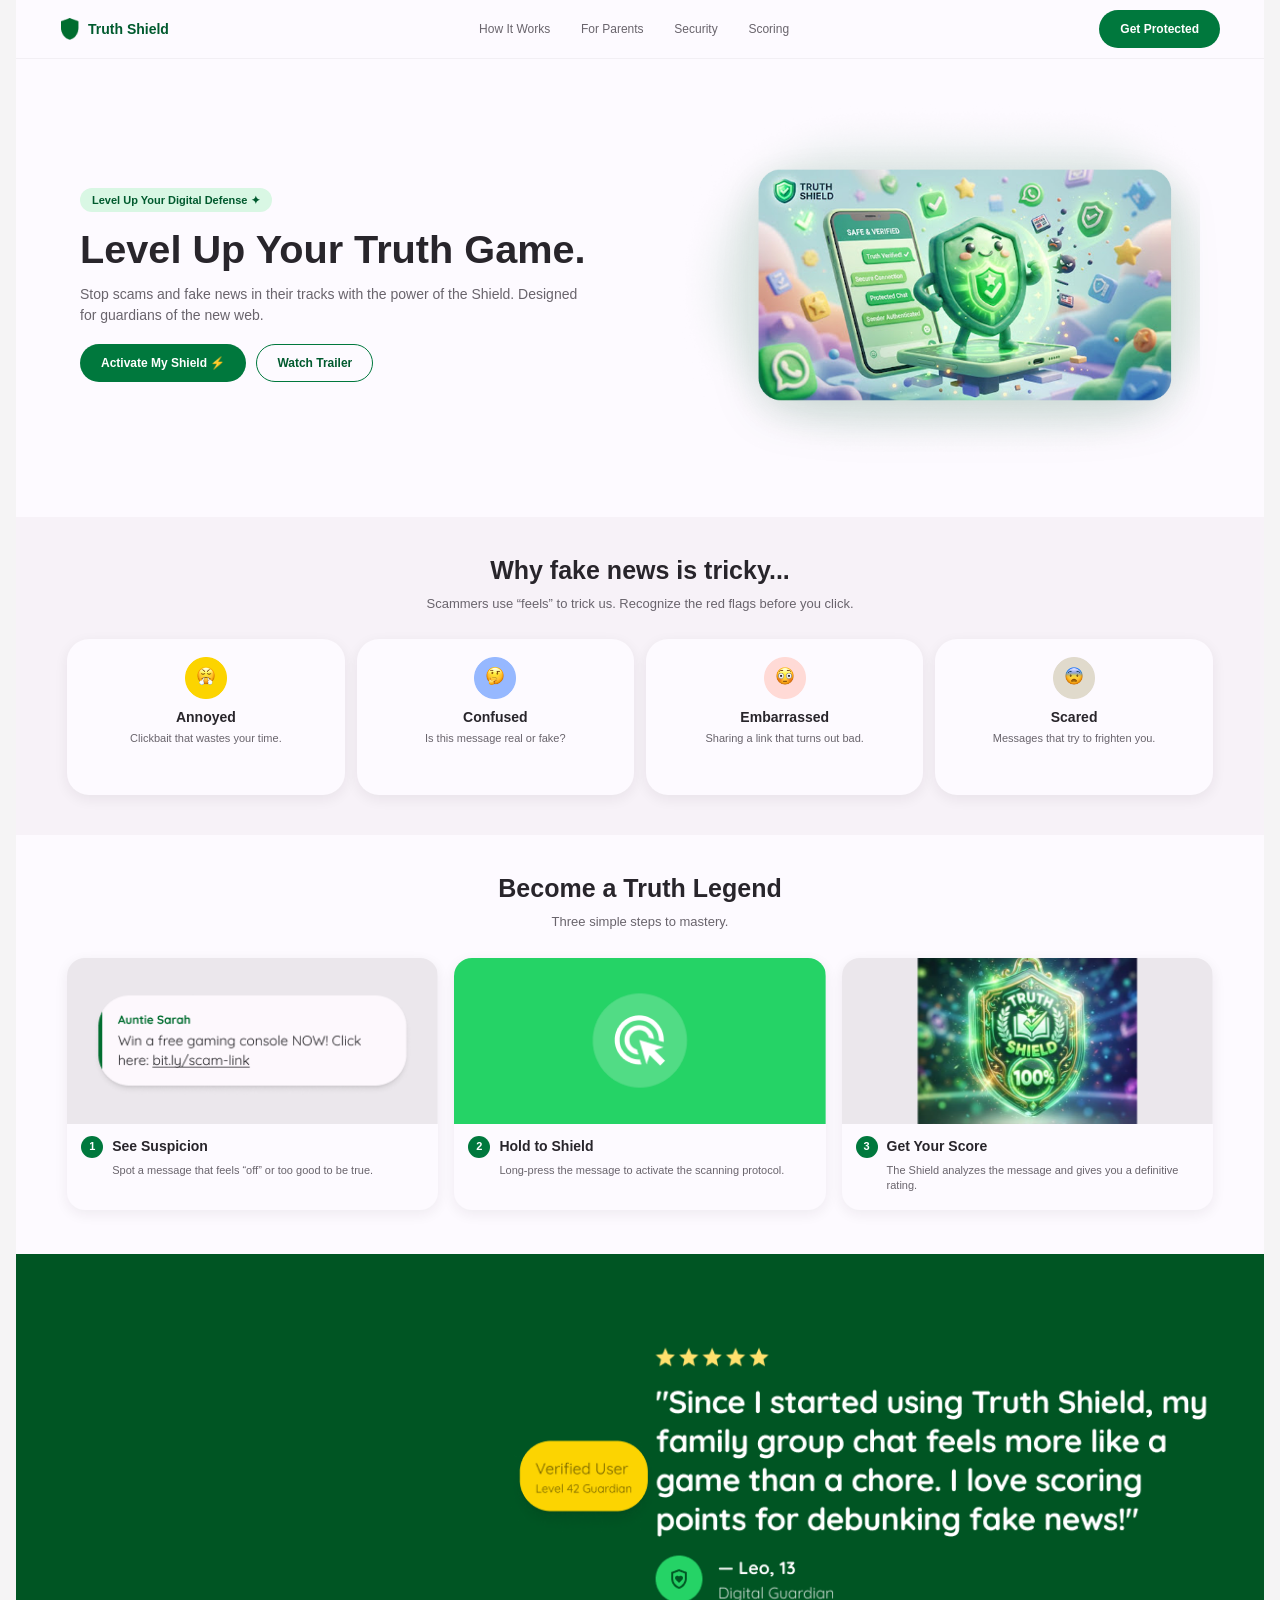
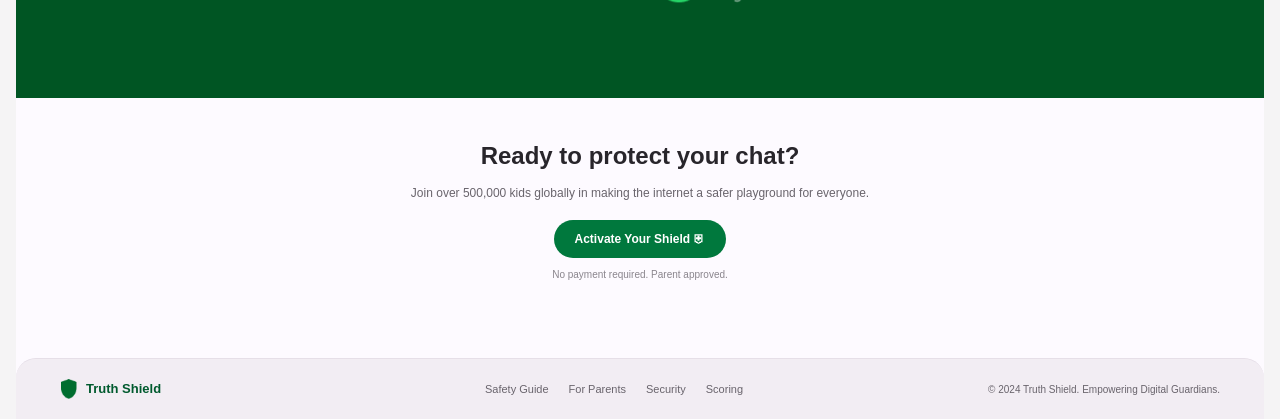
<file: index.html>
<!DOCTYPE html>
<html lang="en">
<head>
    <meta charset="UTF-8">
    <meta name="viewport" content="width=device-width, initial-scale=1.0">
    <meta name="theme-color" content="#fdfaff">
    <title>Truth Shield | Level Up Your Truth Game</title>
    <link rel="icon" href="Images/sheild.png" type="image/png">
    <link rel="stylesheet" href="style.css?v=3">
</head>
<body>
    <div class="site-page">
        <header class="site-header">
            <nav class="navbar" aria-label="Main navigation">
                <a class="nav-brand" href="index.html">
                    <img src="Images/sheild.png" alt="">
                    <span>Truth Shield</span>
                </a>
                <div class="nav-links">
                    <a href="how-it-works.html">How It Works</a>
                    <a href="parent.html">For Parents</a>
                    <a href="profile.html">Security</a>
                    <a href="scoring.html">Scoring</a>
                </div>
                <a class="button button--primary" href="#activate">Get Protected</a>
            </nav>
        </header>

        <main class="page-main">
            <section class="hero-section" aria-labelledby="hero-title">
                <div class="hero-content">
                    <p class="badge-green">Level Up Your Digital Defense ✦</p>
                    <h1 class="hero-title" id="hero-title">Level Up Your Truth Game.</h1>
                    <p class="hero-description">Stop scams and fake news in their tracks with the power of the Shield. Designed for guardians of the new web.</p>
                    <div class="hero-buttons">
                        <a class="button button--primary" href="#activate">Activate My Shield ⚡</a>
                        <a class="button button--outline" href="how-it-works.html">Watch Trailer</a>
                    </div>
                </div>
                <div class="hero-image">
                    <img src="Images/sheild-mascot-two.png" alt="A friendly green Truth Shield mascot standing beside a protected chat on a phone">
                </div>
            </section>

            <section class="feels-section" aria-labelledby="feels-title">
                <h2 class="section-title" id="feels-title">Why fake news is tricky...</h2>
                <p class="section-subtitle">Scammers use “feels” to trick us. Recognize the red flags before you click.</p>
                <div class="feel-cards">
                    <article class="feel-card">
                        <img src="Images/annoyed.png" alt="">
                        <h3 class="card-title">Annoyed</h3>
                        <p class="card-text">Clickbait that wastes your time.</p>
                    </article>
                    <article class="feel-card">
                        <img src="Images/confused.png" alt="">
                        <h3 class="card-title">Confused</h3>
                        <p class="card-text">Is this message real or fake?</p>
                    </article>
                    <article class="feel-card">
                        <img src="Images/embarrased.png" alt="">
                        <h3 class="card-title">Embarrassed</h3>
                        <p class="card-text">Sharing a link that turns out bad.</p>
                    </article>
                    <article class="feel-card">
                        <img src="Images/scared.png" alt="">
                        <h3 class="card-title">Scared</h3>
                        <p class="card-text">Messages that try to frighten you.</p>
                    </article>
                </div>
            </section>

            <section class="instruction-section" aria-labelledby="steps-title">
                <h2 class="section-title" id="steps-title">Become a Truth Legend</h2>
                <p class="section-subtitle">Three simple steps to mastery.</p>
                <div class="steps-container">
                    <article class="step-card">
                        <img src="Images/notification.png" alt="Example of a suspicious message promising a free gaming console">
                        <div class="step-card__content">
                            <h3 class="step-card__title"><span class="step-number">1</span>See Suspicion</h3>
                            <p class="step-text">Spot a message that feels “off” or too good to be true.</p>
                        </div>
                    </article>
                    <article class="step-card">
                        <img src="Images/click.png" alt="Graphic representing holding a message to activate a shield scan">
                        <div class="step-card__content">
                            <h3 class="step-card__title"><span class="step-number">2</span>Hold to Shield</h3>
                            <p class="step-text">Long-press the message to activate the scanning protocol.</p>
                        </div>
                    </article>
                    <article class="step-card">
                        <img src="Images/ai-sheild.png" alt="Truth Shield score showing a verified safe result">
                        <div class="step-card__content">
                            <h3 class="step-card__title"><span class="step-number">3</span>Get Your Score</h3>
                            <p class="step-text">The Shield analyzes the message and gives you a definitive rating.</p>
                        </div>
                    </article>
                </div>
            </section>

            <section class="social-section" aria-label="Truth Shield testimonial">
                <img src="Images/social-proof.png" alt="Five-star review from Leo, age 13: Since I started using Truth Shield, my family group chat feels more like a game than a chore. I love scoring points for debunking fake news!">
            </section>

            <section class="join-section" id="activate" aria-labelledby="join-title">
                <h2 class="join-title" id="join-title">Ready to protect your chat?</h2>
                <p class="join-description">Join over 500,000 kids globally in making the internet a safer playground for everyone.</p>
                <a class="button button--primary" href="parent.html">Activate Your Shield ⛨</a>
                <p class="join-disclaimer">No payment required. Parent approved.</p>
            </section>
        </main>

        <footer class="footer-section" id="site-footer">
            <div class="footer-brand">
                <img src="Images/sheild.png" alt="">
                <span>Truth Shield</span>
            </div>
            <nav class="footer-links" aria-label="Footer navigation">
                <a href="how-it-works.html">Safety Guide</a>
                <a href="parent.html">For Parents</a>
                <a href="profile.html">Security</a>
                <a href="scoring.html">Scoring</a>
            </nav>
            <p class="copyright-text">© 2024 Truth Shield. Empowering Digital Guardians.</p>
        </footer>
    </div>
</body>
</html>
</file>
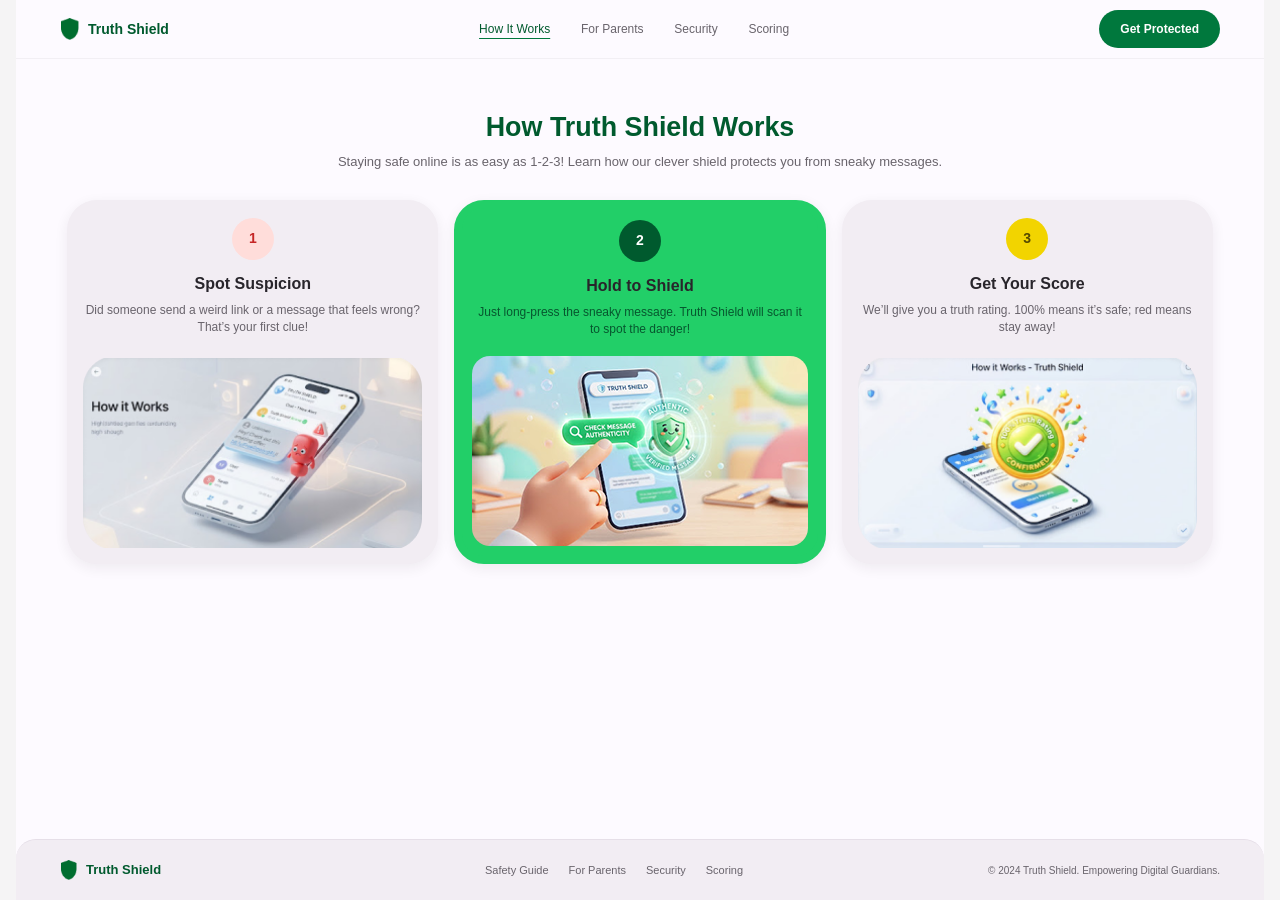
<file: how-it-works.html>
<!DOCTYPE html>
<html lang="en">
<head>
    <meta charset="UTF-8">
    <meta name="viewport" content="width=device-width, initial-scale=1.0">
    <meta name="theme-color" content="#fdfaff">
    <title>How It Works | Truth Shield</title>
    <link rel="icon" href="Images/sheild.png" type="image/png">
    <link rel="stylesheet" href="style.css?v=3">
</head>
<body>
    <div class="site-page">
        <header class="site-header">
            <nav class="navbar" aria-label="Main navigation">
                <a class="nav-brand" href="index.html">
                    <img src="Images/sheild.png" alt="">
                    <span>Truth Shield</span>
                </a>
                <div class="nav-links">
                    <a href="how-it-works.html" aria-current="page">How It Works</a>
                    <a href="parent.html">For Parents</a>
                    <a href="profile.html">Security</a>
                    <a href="scoring.html">Scoring</a>
                </div>
                <a class="button button--primary" href="index.html#activate">Get Protected</a>
            </nav>
        </header>

        <main class="page-main how-it-works-section">
            <div class="page-heading">
                <h1>How Truth Shield Works</h1>
                <p>Staying safe online is as easy as 1-2-3! Learn how our clever shield protects you from sneaky messages.</p>
            </div>
            <section class="how-steps" aria-label="Three steps to use Truth Shield">
                <article class="how-step">
                    <span class="how-step__number" aria-label="Step 1">1</span>
                    <h2>Spot Suspicion</h2>
                    <p>Did someone send a weird link or a message that feels wrong? That’s your first clue!</p>
                    <img src="Images/phone.png" alt="A phone displaying a suspicious message with a warning">
                </article>
                <article class="how-step how-step--featured">
                    <span class="how-step__number" aria-label="Step 2">2</span>
                    <h2>Hold to Shield</h2>
                    <p>Just long-press the sneaky message. Truth Shield will scan it to spot the danger!</p>
                    <img src="Images/phone-finger.png" alt="A finger holding a phone message to start an authenticity scan">
                </article>
                <article class="how-step">
                    <span class="how-step__number" aria-label="Step 3">3</span>
                    <h2>Get Your Score</h2>
                    <p>We’ll give you a truth rating. 100% means it’s safe; red means stay away!</p>
                    <img src="Images/phone-tick.png" alt="A phone displaying a confirmed safe message and score">
                </article>
            </section>
        </main>

        <footer class="footer-section" id="site-footer">
            <div class="footer-brand">
                <img src="Images/sheild.png" alt="">
                <span>Truth Shield</span>
            </div>
            <nav class="footer-links" aria-label="Footer navigation">
                <a href="how-it-works.html">Safety Guide</a>
                <a href="parent.html">For Parents</a>
                <a href="profile.html">Security</a>
                <a href="scoring.html">Scoring</a>
            </nav>
            <p class="copyright-text">© 2024 Truth Shield. Empowering Digital Guardians.</p>
        </footer>
    </div>
</body>
</html>
</file>
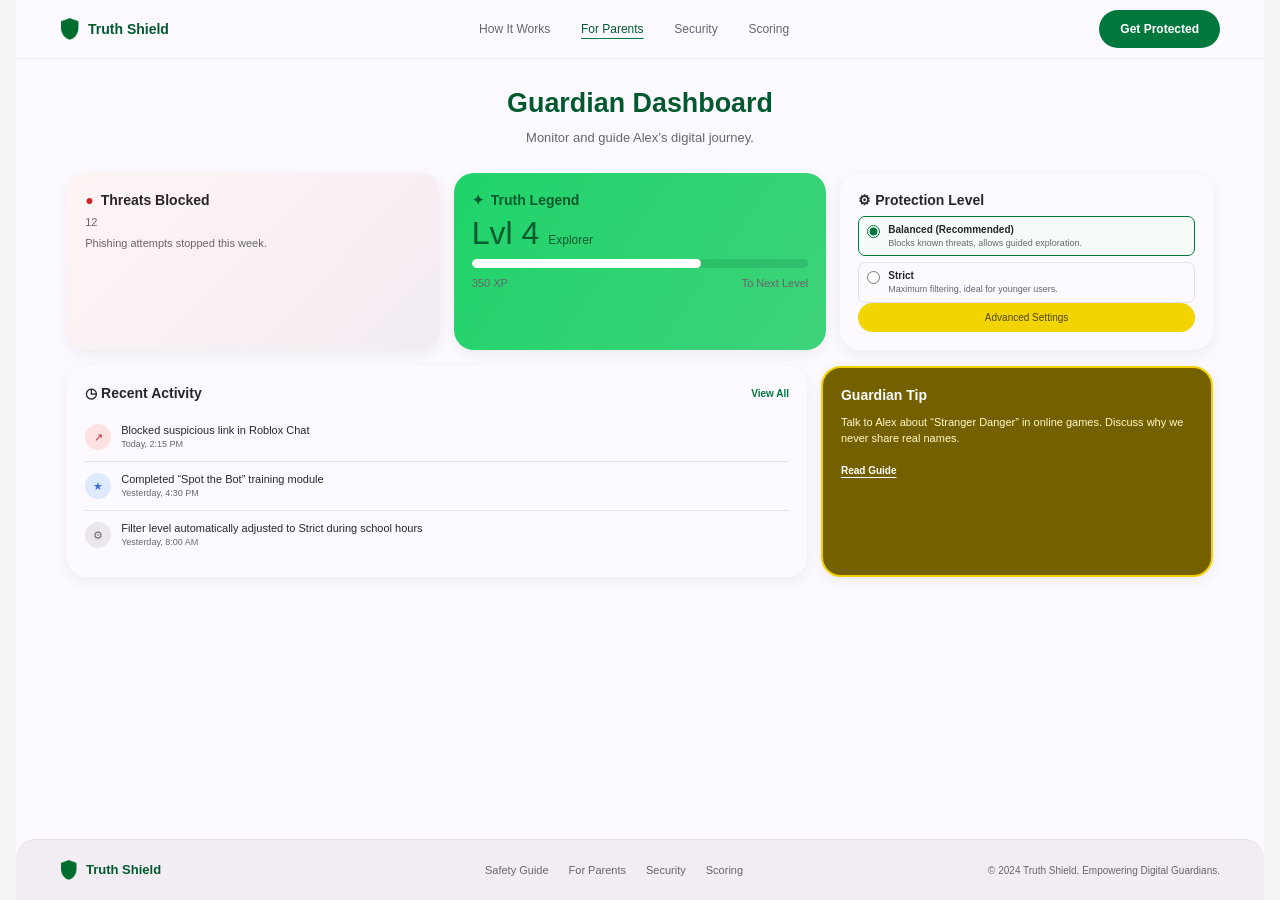
<file: parent.html>
<!DOCTYPE html>
<html lang="en">
<head>
    <meta charset="UTF-8">
    <meta name="viewport" content="width=device-width, initial-scale=1.0">
    <meta name="theme-color" content="#fdfaff">
    <title>For Parents | Truth Shield Guardian Dashboard</title>
    <link rel="icon" href="Images/sheild.png" type="image/png">
    <link rel="stylesheet" href="style.css?v=3">
</head>
<body>
    <div class="site-page">
        <header class="site-header">
            <nav class="navbar" aria-label="Main navigation">
                <a class="nav-brand" href="index.html">
                    <img src="Images/sheild.png" alt="">
                    <span>Truth Shield</span>
                </a>
                <div class="nav-links">
                    <a href="how-it-works.html">How It Works</a>
                    <a href="parent.html" aria-current="page">For Parents</a>
                    <a href="profile.html">Security</a>
                    <a href="scoring.html">Scoring</a>
                </div>
                <a class="button button--primary" href="index.html#activate">Get Protected</a>
            </nav>
        </header>

        <main class="page-main dashboard-main">
            <header class="page-heading">
                <h1>Guardian Dashboard</h1>
                <p>Monitor and guide Alex’s digital journey.</p>
            </header>

            <section class="dashboard-top-row" aria-label="Protection overview">
                <article class="dash-card threats-card">
                    <h2 class="metric-label"><span class="metric-symbol" aria-hidden="true">●</span>Threats Blocked</h2>
                    <p class="card-metric">12</p>
                    <p>Phishing attempts stopped this week.</p>
                </article>
                <article class="dash-card level-card">
                    <h2 class="metric-label"><span aria-hidden="true">✦</span>Truth Legend</h2>
                    <p class="card-metric">Lvl 4 <span>Explorer</span></p>
                    <span class="progress-track" role="img" aria-label="68 percent of the way to the next level"><span></span></span>
                    <p class="progress-caption"><span>350 XP</span><span>To Next Level</span></p>
                </article>
                <section class="dash-card protection-card" aria-labelledby="protection-title">
                    <h2 id="protection-title">⚙ Protection Level</h2>
                    <fieldset class="radio-group">
                        <legend class="sr-only">Choose a protection level</legend>
                        <label class="radio-option">
                            <input type="radio" name="protection-level" value="balanced" checked>
                            <span><strong>Balanced (Recommended)</strong><small>Blocks known threats, allows guided exploration.</small></span>
                        </label>
                        <label class="radio-option">
                            <input type="radio" name="protection-level" value="strict">
                            <span><strong>Strict</strong><small>Maximum filtering, ideal for younger users.</small></span>
                        </label>
                    </fieldset>
                    <a class="settings-link" href="scoring.html">Advanced Settings</a>
                </section>
            </section>

            <section class="dashboard-bottom-row" aria-label="Recent activity and guidance">
                <section class="dash-card activity-card" aria-labelledby="activity-title">
                    <div class="activity-card__heading">
                        <h2 id="activity-title">◷ Recent Activity</h2>
                        <a class="text-link" href="profile.html">View All</a>
                    </div>
                    <ul class="activity-list">
                        <li>
                            <span class="activity-icon" aria-hidden="true">↗</span>
                            <p>Blocked suspicious link in Roblox Chat<small>Today, 2:15 PM</small></p>
                        </li>
                        <li>
                            <span class="activity-icon activity-icon--blue" aria-hidden="true">★</span>
                            <p>Completed “Spot the Bot” training module<small>Yesterday, 4:30 PM</small></p>
                        </li>
                        <li>
                            <span class="activity-icon activity-icon--grey" aria-hidden="true">⚙</span>
                            <p>Filter level automatically adjusted to Strict during school hours<small>Yesterday, 8:00 AM</small></p>
                        </li>
                    </ul>
                </section>
                <aside class="dash-card tip-card">
                    <h2>Guardian Tip</h2>
                    <p>Talk to Alex about “Stranger Danger” in online games. Discuss why we never share real names.</p>
                    <a href="how-it-works.html">Read Guide</a>
                </aside>
            </section>
        </main>

        <footer class="footer-section" id="site-footer">
            <div class="footer-brand">
                <img src="Images/sheild.png" alt="">
                <span>Truth Shield</span>
            </div>
            <nav class="footer-links" aria-label="Footer navigation">
                <a href="how-it-works.html">Safety Guide</a>
                <a href="parent.html">For Parents</a>
                <a href="profile.html">Security</a>
                <a href="scoring.html">Scoring</a>
            </nav>
            <p class="copyright-text">© 2024 Truth Shield. Empowering Digital Guardians.</p>
        </footer>
    </div>
</body>
</html>
</file>
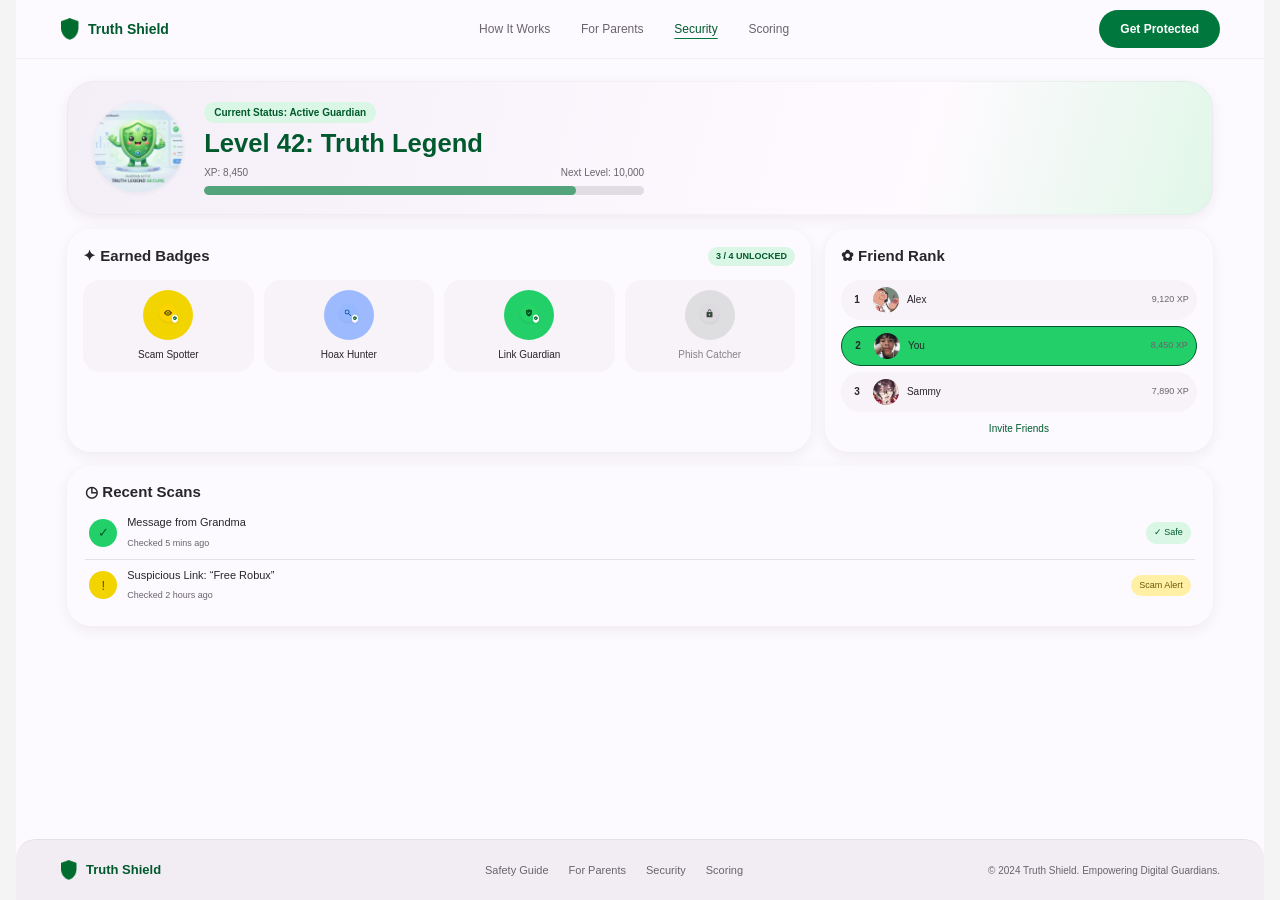
<file: profile.html>
<!DOCTYPE html>
<html lang="en">
<head>
    <meta charset="UTF-8">
    <meta name="viewport" content="width=device-width, initial-scale=1.0">
    <meta name="theme-color" content="#fdfaff">
    <title>Security | Truth Shield Guardian Profile</title>
    <link rel="icon" href="Images/sheild.png" type="image/png">
    <link rel="stylesheet" href="style.css?v=3">
</head>
<body>
    <div class="site-page">
        <header class="site-header">
            <nav class="navbar" aria-label="Main navigation">
                <a class="nav-brand" href="index.html">
                    <img src="Images/sheild.png" alt="">
                    <span>Truth Shield</span>
                </a>
                <div class="nav-links">
                    <a href="how-it-works.html">How It Works</a>
                    <a href="parent.html">For Parents</a>
                    <a href="profile.html" aria-current="page">Security</a>
                    <a href="scoring.html">Scoring</a>
                </div>
                <a class="button button--primary" href="index.html#activate">Get Protected</a>
            </nav>
        </header>

        <main class="page-main profile-main">
            <section class="status-banner" aria-labelledby="profile-title">
                <img class="status-mascot" src="Images/sheild-mascot.png" alt="Truth Shield guardian mascot badge">
                <div class="status-overview">
                    <span class="status-label">Current Status: Active Guardian</span>
                    <h1 id="profile-title">Level 42: Truth Legend</h1>
                    <div class="status-xp"><span>XP: 8,450</span><span>Next Level: 10,000</span></div>
                    <div class="status-progress" role="img" aria-label="84.5 percent of the way to the next level"><span></span></div>
                </div>
            </section>

            <div class="security-layout">
                <section class="security-left" aria-labelledby="badges-title">
                    <div class="section-card-heading">
                        <h2 id="badges-title">✦ Earned Badges</h2>
                        <span class="unlock-count">3 / 4 UNLOCKED</span>
                    </div>
                    <div class="badge-grid">
                        <article class="badge-item">
                            <span class="badge-icon badge-icon--yellow"><img src="Images/eye.png" alt=""></span>
                            <p>Scam Spotter</p>
                        </article>
                        <article class="badge-item">
                            <span class="badge-icon badge-icon--blue"><img src="Images/search.png" alt=""></span>
                            <p>Hoax Hunter</p>
                        </article>
                        <article class="badge-item">
                            <span class="badge-icon badge-icon--green"><img src="Images/shield-tick.png" alt=""></span>
                            <p>Link Guardian</p>
                        </article>
                        <article class="badge-item badge-item--locked">
                            <span class="badge-icon badge-icon--grey"><img src="Images/lock.png" alt=""></span>
                            <p>Phish Catcher</p>
                        </article>
                    </div>
                </section>

                <aside class="security-right" aria-labelledby="rank-title">
                    <div class="section-card-heading">
                        <h2 id="rank-title">✿ Friend Rank</h2>
                    </div>
                    <ol class="rank-list">
                        <li>
                            <span class="rank-num">1</span>
                            <img class="rank-avatar" src="Images/jude.jpg" alt="Alex’s avatar">
                            <span>Alex</span><span class="rank-score">9,120 XP</span>
                        </li>
                        <li class="highlight-rank" aria-current="true">
                            <span class="rank-num">2</span>
                            <img class="rank-avatar" src="Images/sammy.jpg" alt="Your avatar">
                            <span>You</span><span class="rank-score">8,450 XP</span>
                        </li>
                        <li>
                            <span class="rank-num">3</span>
                            <img class="rank-avatar" src="Images/silas.jpg" alt="Sammy’s avatar">
                            <span>Sammy</span><span class="rank-score">7,890 XP</span>
                        </li>
                    </ol>
                    <a class="invite-link" href="parent.html">Invite Friends</a>
                </aside>
            </div>

            <section class="recent-scans" aria-labelledby="scans-title">
                <div class="section-card-heading">
                    <h2 id="scans-title">◷ Recent Scans</h2>
                </div>
                <article class="scan-item">
                    <span class="scan-icon" aria-hidden="true">✓</span>
                    <div class="scan-copy">
                        <p>Message from Grandma</p>
                        <small>Checked 5 mins ago</small>
                    </div>
                    <span class="scan-status">✓ Safe</span>
                </article>
                <article class="scan-item">
                    <span class="scan-icon scan-icon--warning" aria-hidden="true">!</span>
                    <div class="scan-copy">
                        <p>Suspicious Link: “Free Robux”</p>
                        <small>Checked 2 hours ago</small>
                    </div>
                    <span class="scan-status scan-status--warning">Scam Alert</span>
                </article>
            </section>
        </main>

        <footer class="footer-section" id="site-footer">
            <div class="footer-brand">
                <img src="Images/sheild.png" alt="">
                <span>Truth Shield</span>
            </div>
            <nav class="footer-links" aria-label="Footer navigation">
                <a href="how-it-works.html">Safety Guide</a>
                <a href="parent.html">For Parents</a>
                <a href="profile.html">Security</a>
                <a href="scoring.html">Scoring</a>
            </nav>
            <p class="copyright-text">© 2024 Truth Shield. Empowering Digital Guardians.</p>
        </footer>
    </div>
</body>
</html>
</file>
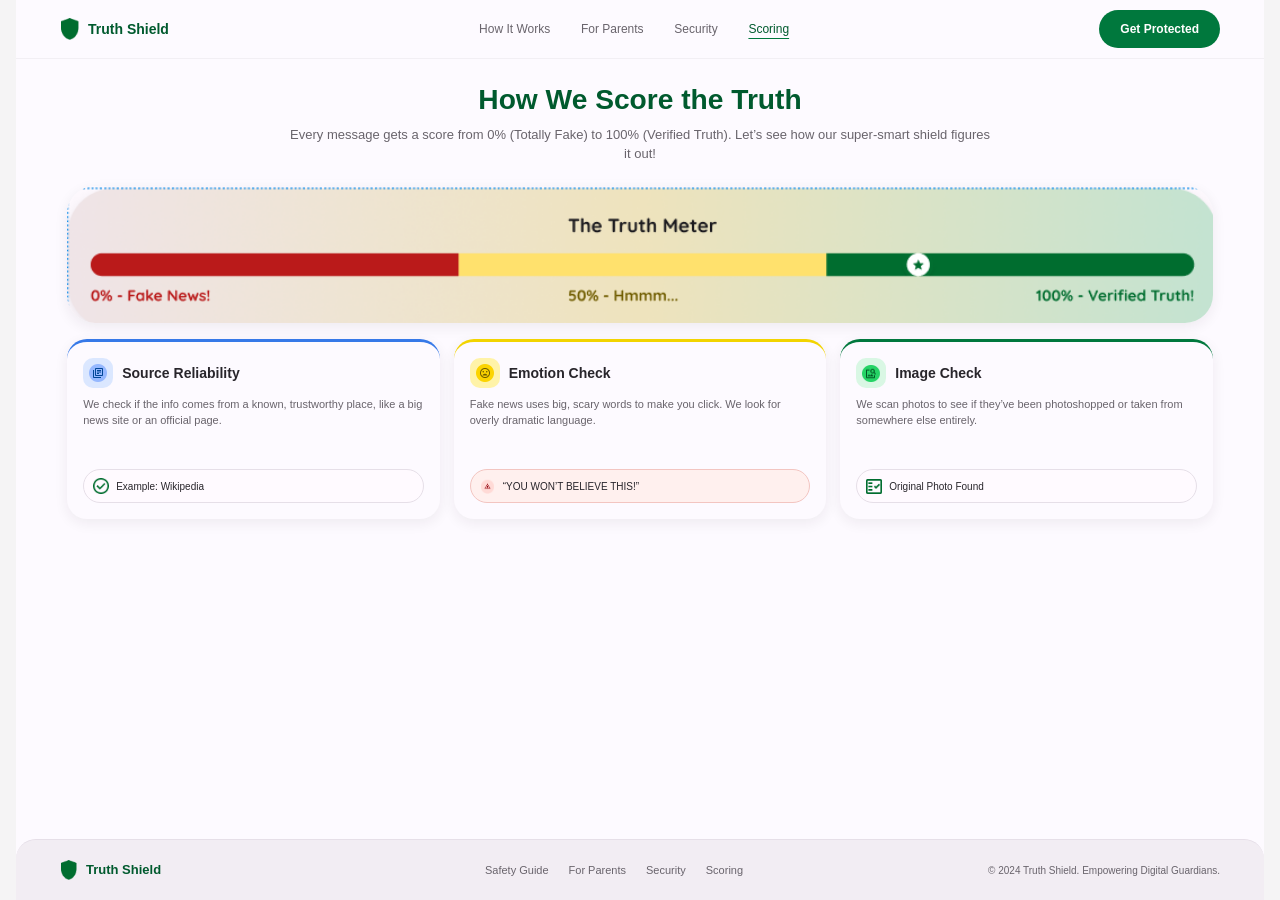
<file: scoring.html>
<!DOCTYPE html>
<html lang="en">
<head>
    <meta charset="UTF-8">
    <meta name="viewport" content="width=device-width, initial-scale=1.0">
    <meta name="theme-color" content="#fdfaff">
    <title>Scoring | How Truth Shield Rates Messages</title>
    <link rel="icon" href="Images/sheild.png" type="image/png">
    <link rel="stylesheet" href="style.css?v=3">
</head>
<body>
    <div class="site-page">
        <header class="site-header">
            <nav class="navbar" aria-label="Main navigation">
                <a class="nav-brand" href="index.html">
                    <img src="Images/sheild.png" alt="">
                    <span>Truth Shield</span>
                </a>
                <div class="nav-links">
                    <a href="how-it-works.html">How It Works</a>
                    <a href="parent.html">For Parents</a>
                    <a href="profile.html">Security</a>
                    <a href="scoring.html" aria-current="page">Scoring</a>
                </div>
                <a class="button button--primary" href="index.html#activate">Get Protected</a>
            </nav>
        </header>

        <main class="page-main scoring-main">
            <header class="scoring-intro">
                <h1>How We Score the Truth</h1>
                <p>Every message gets a score from 0% (Totally Fake) to 100% (Verified Truth). Let’s see how our super-smart shield figures it out!</p>
            </header>

            <section class="truth-meter-card" aria-label="Truth score scale from fake news to verified truth">
                <img src="Images/bar.png" alt="The Truth Meter: 0 percent Fake News, 50 percent Hmm, and 100 percent Verified Truth">
            </section>

            <section class="score-cards" aria-label="How messages are checked">
                <article class="score-card score-card--blue">
                    <div class="score-card__heading">
                        <span class="score-icon"><img src="Images/paper.png" alt=""></span>
                        <h2>Source Reliability</h2>
                    </div>
                    <p>We check if the info comes from a known, trustworthy place, like a big news site or an official page.</p>
                    <div class="example-box"><img src="Images/green-tick.png" alt="">Example: Wikipedia</div>
                </article>
                <article class="score-card score-card--yellow">
                    <div class="score-card__heading">
                        <span class="score-icon"><img src="Images/emoji.png" alt=""></span>
                        <h2>Emotion Check</h2>
                    </div>
                    <p>Fake news uses big, scary words to make you click. We look for overly dramatic language.</p>
                    <div class="example-box example-box--warning"><img src="Images/danger.png" alt="">“YOU WON’T BELIEVE THIS!”</div>
                </article>
                <article class="score-card score-card--green">
                    <div class="score-card__heading">
                        <span class="score-icon"><img src="Images/search-image.png" alt=""></span>
                        <h2>Image Check</h2>
                    </div>
                    <p>We scan photos to see if they’ve been photoshopped or taken from somewhere else entirely.</p>
                    <div class="example-box"><img src="Images/news.png" alt="">Original Photo Found</div>
                </article>
            </section>
        </main>

        <footer class="footer-section" id="site-footer">
            <div class="footer-brand">
                <img src="Images/sheild.png" alt="">
                <span>Truth Shield</span>
            </div>
            <nav class="footer-links" aria-label="Footer navigation">
                <a href="how-it-works.html">Safety Guide</a>
                <a href="parent.html">For Parents</a>
                <a href="profile.html">Security</a>
                <a href="scoring.html">Scoring</a>
            </nav>
            <p class="copyright-text">© 2024 Truth Shield. Empowering Digital Guardians.</p>
        </footer>
    </div>
</body>
</html>
</file>
<file: style.css>
:root {
    color-scheme: light;
    --color-page: #f5f4f5;
    --color-surface: #fdfaff;
    --color-surface-soft: #f2edf3;
    --color-surface-muted: #ebe7ed;
    --color-text: #28252b;
    --color-text-muted: #69646c;
    --color-green: #00783d;
    --color-green-deep: #005a2e;
    --color-green-bright: #22cf68;
    --color-yellow: #f2d400;
    --color-red: #c52626;
    --color-border: #e6dfe8;
    --font-body: "Segoe UI", Tahoma, Geneva, Verdana, sans-serif;
    --content-width: 1288px;
    --space-1: 4px;
    --space-2: 8px;
    --space-3: 12px;
    --space-4: 16px;
    --space-5: 20px;
    --space-6: 24px;
    --space-8: 32px;
    --space-10: 40px;
    --radius-card: 20px;
    --radius-large: 30px;
    --radius-pill: 999px;
    --shadow-card: 0 4px 14px rgba(41, 31, 47, 0.07);
}

* {
    box-sizing: border-box;
}

html {
    scroll-behavior: smooth;
}

.sr-only {
    position: absolute;
    width: 1px;
    height: 1px;
    padding: 0;
    margin: -1px;
    overflow: hidden;
    clip: rect(0, 0, 0, 0);
    white-space: nowrap;
    border: 0;
}

body {
    min-width: 320px;
    margin: 0;
    background: var(--color-page);
    color: var(--color-text);
    font-family: var(--font-body);
    font-size: 14px;
    line-height: 1.5;
}

img {
    display: block;
    max-width: 100%;
}

button,
input {
    font: inherit;
}

button,
a {
    -webkit-tap-highlight-color: transparent;
}

a {
    color: inherit;
}

a:focus-visible,
button:focus-visible,
input:focus-visible {
    outline: 3px solid rgba(0, 120, 61, 0.38);
    outline-offset: 3px;
}

.site-page {
    display: flex;
    min-height: 100vh;
    width: min(calc(100% - 32px), var(--content-width));
    margin: 0 auto;
    flex-direction: column;
    background: var(--color-surface);
}

/* Shared header and navigation */
.site-header {
    background: var(--color-surface);
    border-bottom: 1px solid rgba(40, 37, 43, 0.05);
}

.navbar {
    display: flex;
    min-height: 56px;
    padding: 10px clamp(18px, 3.5vw, 44px);
    align-items: center;
    justify-content: space-between;
    gap: var(--space-5);
}

.nav-brand {
    display: inline-flex;
    flex: 0 0 auto;
    align-items: center;
    gap: var(--space-2);
    color: var(--color-green-deep);
    font-size: 14px;
    font-weight: 700;
    text-decoration: none;
}

.nav-brand img {
    width: 20px;
    height: 22px;
    object-fit: contain;
}

.nav-links {
    display: flex;
    align-items: center;
    justify-content: center;
    gap: clamp(14px, 2.4vw, 32px);
}

.nav-links a {
    padding: 5px 0;
    color: var(--color-text-muted);
    font-size: 12px;
    text-decoration: none;
    white-space: nowrap;
    transition: color 160ms ease;
}

.nav-links a:hover,
.nav-links a[aria-current="page"] {
    color: var(--color-green-deep);
}

.nav-links a[aria-current="page"] {
    text-decoration: underline;
    text-decoration-color: var(--color-green);
    text-underline-offset: 5px;
}

.button {
    display: inline-flex;
    min-height: 38px;
    padding: 9px 20px;
    align-items: center;
    justify-content: center;
    border: 1px solid transparent;
    border-radius: var(--radius-pill);
    background: transparent;
    color: inherit;
    cursor: pointer;
    font-size: 12px;
    font-weight: 600;
    line-height: 1.2;
    text-align: center;
    text-decoration: none;
    transition: background-color 160ms ease, color 160ms ease, border-color 160ms ease, transform 160ms ease;
}

.button:hover {
    transform: translateY(-1px);
}

.button--primary {
    background: var(--color-green);
    color: #fff;
}

.button--primary:hover {
    background: var(--color-green-deep);
}

.button--outline {
    border-color: var(--color-green);
    color: var(--color-green-deep);
}

.button--outline:hover {
    background: rgba(0, 120, 61, 0.07);
}

/* Shared page and type styles */
.page-main {
    flex: 1 0 auto;
    padding-bottom: var(--space-8);
}

.page-heading {
    margin: 28px clamp(18px, 4vw, 52px) 22px;
}

.page-heading h1,
.section-title {
    margin: 0;
    color: var(--color-green-deep);
    font-size: clamp(21px, 2.1vw, 28px);
    line-height: 1.2;
    text-align: center;
}

.page-heading p,
.section-subtitle {
    max-width: 640px;
    margin: 9px auto 0;
    color: var(--color-text-muted);
    font-size: 13px;
    line-height: 1.5;
    text-align: center;
}

/* Shared footer */
.footer-section {
    display: flex;
    margin-top: auto;
    padding: 20px clamp(18px, 3.5vw, 44px);
    align-items: center;
    justify-content: space-between;
    gap: var(--space-5);
    border-top: 1px solid var(--color-border);
    border-radius: var(--radius-card) var(--radius-card) 0 0;
    background: var(--color-surface-soft);
}

.footer-brand {
    display: flex;
    min-width: 180px;
    align-items: center;
    gap: var(--space-2);
    color: var(--color-green-deep);
    font-size: 13px;
    font-weight: 700;
}

.footer-brand img {
    width: 18px;
    height: 20px;
    object-fit: contain;
}

.footer-links {
    display: flex;
    flex: 1;
    align-items: center;
    justify-content: center;
    flex-wrap: wrap;
    gap: 8px 20px;
}

.footer-links a,
.footer-links span {
    color: var(--color-text-muted);
    font-size: 11px;
    text-decoration: none;
}

.footer-links a:hover {
    color: var(--color-green-deep);
    text-decoration: underline;
    text-underline-offset: 3px;
}

.copyright-text {
    margin: 0;
    color: var(--color-text-muted);
    font-size: 10px;
    text-align: right;
}

/* Landing page */
.hero-section {
    display: flex;
    min-height: 330px;
    padding: 42px clamp(24px, 5vw, 64px) 48px;
    align-items: center;
    justify-content: space-between;
    gap: clamp(28px, 5vw, 68px);
}

.hero-content {
    flex: 1 1 48%;
    max-width: 560px;
}

.badge-green {
    display: inline-block;
    margin: 0;
    padding: 4px 12px;
    border-radius: var(--radius-pill);
    background: #d9f7e4;
    color: var(--color-green-deep);
    font-size: 11px;
    font-weight: 700;
}

.hero-title {
    margin: 15px 0 12px;
    color: var(--color-text);
    font-size: clamp(30px, 3.1vw, 42px);
    line-height: 1.12;
}

.hero-description {
    max-width: 500px;
    margin: 0;
    color: var(--color-text-muted);
    font-size: 14px;
}

.hero-buttons {
    display: flex;
    margin-top: 18px;
    align-items: center;
    flex-wrap: wrap;
    gap: 10px;
}

.hero-image {
    flex: 1 1 48%;
    max-width: 590px;
}

.hero-image img {
    width: 100%;
    border-radius: 20px;
    object-fit: cover;
    filter: drop-shadow(0 14px 20px rgba(32, 79, 55, 0.12));
}

.feels-section {
    padding: 38px clamp(20px, 4vw, 52px) 40px;
    background: #f7f2f8;
}

.feels-section .section-title,
.instruction-section .section-title {
    color: var(--color-text);
    font-size: clamp(20px, 2vw, 25px);
}

.feel-cards {
    display: flex;
    margin-top: 26px;
    align-items: stretch;
    justify-content: center;
    flex-wrap: wrap;
    gap: 12px;
}

.feel-card {
    display: flex;
    flex: 1 1 calc(25% - 12px);
    min-width: 165px;
    min-height: 156px;
    padding: 18px 14px;
    align-items: center;
    flex-direction: column;
    border-radius: 22px;
    background: var(--color-surface);
    box-shadow: var(--shadow-card);
    text-align: center;
}

.feel-card img {
    width: 42px;
    height: 42px;
    margin-bottom: 9px;
    object-fit: contain;
}

.card-title {
    margin: 0;
    font-size: 14px;
    line-height: 1.3;
}

.card-text {
    margin: 5px 0 0;
    color: var(--color-text-muted);
    font-size: 11px;
    line-height: 1.4;
}

.instruction-section {
    padding: 38px clamp(20px, 4vw, 52px) 44px;
    text-align: center;
}

.steps-container {
    display: flex;
    margin-top: 26px;
    align-items: stretch;
    flex-wrap: wrap;
    gap: 16px;
    text-align: left;
}

.step-card {
    flex: 1 1 calc(33.333% - 16px);
    min-width: 190px;
    overflow: hidden;
    border-radius: 18px;
    background: var(--color-surface);
    box-shadow: var(--shadow-card);
}

.step-card img {
    width: 100%;
    height: clamp(118px, 14vw, 166px);
    object-fit: cover;
}

.step-card__content {
    padding: 12px 14px 16px;
}

.step-card__title {
    display: flex;
    margin: 0;
    align-items: center;
    gap: 9px;
    font-size: 14px;
}

.step-number {
    display: inline-flex;
    width: 22px;
    height: 22px;
    flex: 0 0 22px;
    align-items: center;
    justify-content: center;
    border-radius: 50%;
    background: var(--color-green);
    color: #fff;
    font-size: 11px;
}

.step-text {
    margin: 5px 0 0 31px;
    color: var(--color-text-muted);
    font-size: 11px;
    line-height: 1.45;
}

.social-section {
    background: var(--color-green-deep);
}

.social-section img {
    width: 100%;
    height: auto;
}

.join-section {
    padding: 40px 20px 44px;
    text-align: center;
}

.join-title {
    margin: 0;
    font-size: clamp(19px, 2vw, 24px);
}

.join-description {
    max-width: 560px;
    margin: 10px auto 18px;
    color: var(--color-text-muted);
    font-size: 12px;
}

.join-disclaimer {
    margin: 9px 0 0;
    color: #8a858d;
    font-size: 10px;
    font-weight: 400;
}

/* How It Works page */
.how-it-works-section {
    padding: 24px clamp(18px, 4vw, 52px) 38px;
}

.how-steps {
    display: flex;
    margin-top: 28px;
    align-items: stretch;
    flex-wrap: wrap;
    gap: 16px;
}

.how-step {
    position: relative;
    display: flex;
    flex: 1 1 calc(33.333% - 16px);
    min-width: 210px;
    padding: 18px 16px 16px;
    align-items: center;
    flex-direction: column;
    border-radius: 30px;
    background: var(--color-surface-soft);
    box-shadow: var(--shadow-card);
    text-align: center;
}

.how-step--featured {
    padding: 12px 10px 10px;
    border: 8px solid var(--color-green-bright);
    background: var(--color-green-bright);
}

.how-step__number {
    display: inline-flex;
    width: 42px;
    height: 42px;
    margin-bottom: 12px;
    align-items: center;
    justify-content: center;
    border-radius: 50%;
    background: #ffddda;
    color: var(--color-red);
    font-size: 14px;
    font-weight: 700;
}

.how-step:nth-child(3) .how-step__number {
    background: var(--color-yellow);
    color: #554a00;
}

.how-step--featured .how-step__number {
    background: var(--color-green-deep);
    color: #fff;
}

.how-step h2 {
    margin: 0;
    font-size: 16px;
}

.how-step p {
    min-height: 40px;
    margin: 6px 0 12px;
    color: var(--color-text-muted);
    font-size: 12px;
    line-height: 1.45;
}

.how-step--featured p {
    color: #07572f;
}

.how-step img {
    width: 100%;
    height: clamp(130px, 16vw, 190px);
    margin-top: auto;
    border-radius: 18px;
    object-fit: cover;
}

/* Parent dashboard */
.dashboard-main {
    padding-bottom: 30px;
}

.dashboard-main .page-heading {
    margin-bottom: 25px;
}

.dashboard-top-row,
.dashboard-bottom-row {
    display: flex;
    margin: 0 clamp(18px, 4vw, 52px) 16px;
    align-items: stretch;
    gap: 14px;
}

.dash-card,
.sec-card,
.score-card {
    min-width: 0;
    padding: 18px;
    border-radius: 20px;
    background: var(--color-surface);
    box-shadow: var(--shadow-card);
}

.dashboard-top-row .dash-card {
    flex: 1 1 0;
    min-height: 164px;
}

.dash-card h2,
.sec-card h2 {
    margin: 0;
    font-size: 14px;
    line-height: 1.35;
}

.threats-card {
    background: linear-gradient(135deg, #fff5f5, #f2ebf2);
}

.metric-label {
    display: flex;
    align-items: center;
    gap: 7px;
}

.metric-symbol {
    color: var(--color-red);
}

.card-metric {
    margin: 7px 0 0;
    color: var(--color-red);
    font-size: 38px;
    line-height: 1;
}

.threats-card p,
.level-card p,
.protection-card p {
    margin: 7px 0 0;
    color: var(--color-text-muted);
    font-size: 11px;
}

.level-card {
    background: linear-gradient(125deg, #20d36a, #3ed37a);
    color: var(--color-green-deep);
}

.level-card .card-metric {
    margin-top: 7px;
    color: var(--color-green-deep);
    font-size: 32px;
}

.level-card .card-metric span {
    font-size: 12px;
    font-weight: 500;
}

.progress-track {
    display: block;
    width: 100%;
    height: 9px;
    margin-top: 10px;
    overflow: hidden;
    border-radius: var(--radius-pill);
    background: rgba(0, 90, 46, 0.16);
}

.progress-track span {
    display: block;
    width: 68%;
    height: 100%;
    border-radius: inherit;
    background: #fff;
}

.progress-caption {
    display: flex;
    justify-content: space-between;
    gap: 8px;
    font-size: 10px;
}

.protection-card {
    display: flex;
    flex-direction: column;
}

.protection-card h2 {
    margin-bottom: 6px;
}

.radio-group {
    display: flex;
    min-width: 0;
    margin: 0;
    padding: 0;
    flex-direction: column;
    gap: 6px;
    border: 0;
}

.radio-option {
    display: flex;
    min-height: 34px;
    padding: 6px 8px;
    align-items: flex-start;
    gap: 8px;
    border: 1px solid var(--color-border);
    border-radius: 7px;
    cursor: pointer;
    font-size: 10px;
    line-height: 1.3;
}

.radio-option:has(input:checked) {
    border-color: var(--color-green);
    background: #f5fcf7;
}

.radio-option input {
    margin: 2px 0 0;
    accent-color: var(--color-green);
}

.radio-option strong,
.radio-option span {
    display: block;
}

.radio-option small {
    display: block;
    margin-top: 2px;
    color: var(--color-text-muted);
    font-size: 9px;
}

.settings-link {
    margin-top: auto;
    padding: 7px 12px;
    border: 0;
    border-radius: var(--radius-pill);
    background: var(--color-yellow);
    color: #514800;
    font-size: 10px;
    text-align: center;
    text-decoration: none;
}

.activity-card {
    flex: 2 1 0;
}

.activity-card__heading {
    display: flex;
    align-items: center;
    justify-content: space-between;
}

.text-link {
    color: var(--color-green);
    font-size: 10px;
    font-weight: 600;
    text-decoration: none;
}

.activity-list {
    margin: 10px 0 0;
    padding: 0;
    list-style: none;
}

.activity-list li {
    display: flex;
    padding: 9px 0;
    align-items: center;
    gap: 10px;
    border-bottom: 1px solid var(--color-border);
}

.activity-list li:last-child {
    border-bottom: 0;
}

.activity-icon {
    display: inline-flex;
    width: 26px;
    height: 26px;
    flex: 0 0 26px;
    align-items: center;
    justify-content: center;
    border-radius: 50%;
    background: #fee2e2;
    color: var(--color-red);
    font-size: 11px;
}

.activity-icon--blue {
    background: #e0eaff;
    color: #3e6fd7;
}

.activity-icon--grey {
    background: var(--color-surface-muted);
    color: var(--color-text-muted);
}

.activity-list p {
    margin: 0;
    font-size: 11px;
}

.activity-list small {
    display: block;
    color: var(--color-text-muted);
    font-size: 9px;
}

.tip-card {
    flex: 1 1 0;
    border: 2px solid #f0d200;
    background: #756000;
    color: #fff8cc;
}

.tip-card h2 {
    color: #fff;
}

.tip-card p {
    margin: 9px 0 12px;
    font-size: 11px;
}

.tip-card a {
    color: #fff;
    font-size: 10px;
    font-weight: 600;
    text-decoration: underline;
    text-underline-offset: 3px;
}

/* Security and profile page */
.profile-main {
    padding-bottom: 28px;
}

.status-banner {
    display: flex;
    margin: 22px clamp(18px, 4vw, 52px) 14px;
    padding: 18px 22px;
    align-items: center;
    gap: 18px;
    border: 1px solid rgba(40, 37, 43, 0.03);
    border-radius: 28px;
    background: linear-gradient(105deg, #f4eff7, #fffaff 74%, #e1f7e9);
    box-shadow: var(--shadow-card);
}

.status-mascot {
    width: 96px;
    height: 96px;
    flex: 0 0 96px;
    border-radius: 50%;
    object-fit: cover;
}

.status-overview {
    flex: 1;
    min-width: 0;
}

.status-label {
    display: inline-block;
    padding: 3px 10px;
    border-radius: var(--radius-pill);
    background: #d9f7e4;
    color: var(--color-green-deep);
    font-size: 10px;
    font-weight: 600;
}

.status-overview h1 {
    margin: 5px 0 7px;
    color: var(--color-green-deep);
    font-size: clamp(20px, 2vw, 26px);
    line-height: 1.2;
}

.status-xp {
    display: flex;
    max-width: 440px;
    justify-content: space-between;
    gap: 10px;
    color: var(--color-text-muted);
    font-size: 10px;
}

.status-progress {
    height: 9px;
    max-width: 440px;
    margin-top: 6px;
    overflow: hidden;
    border-radius: var(--radius-pill);
    background: #e1dce4;
}

.status-progress span {
    display: block;
    width: 84.5%;
    height: 100%;
    border-radius: inherit;
    background: #53a47b;
}

.security-layout {
    display: flex;
    margin: 0 clamp(18px, 4vw, 52px) 14px;
    align-items: stretch;
    gap: 14px;
}

.security-left {
    flex: 2 1 0;
}

.security-right {
    flex: 1 1 0;
}

.security-left,
.security-right,
.recent-scans {
    padding: 16px;
    border-radius: 24px;
    background: var(--color-surface);
    box-shadow: var(--shadow-card);
}

.section-card-heading {
    display: flex;
    margin-bottom: 12px;
    align-items: center;
    justify-content: space-between;
    gap: 10px;
}

.section-card-heading h2 {
    margin: 0;
    font-size: 15px;
}

.unlock-count {
    padding: 3px 8px;
    border-radius: var(--radius-pill);
    background: #d9f7e4;
    color: var(--color-green-deep);
    font-size: 9px;
    font-weight: 700;
}

.badge-grid {
    display: flex;
    align-items: stretch;
    gap: 10px;
}

.badge-item {
    display: flex;
    flex: 1 1 0;
    min-width: 0;
    padding: 10px 6px;
    align-items: center;
    flex-direction: column;
    justify-content: center;
    border-radius: 17px;
    background: #f7f3f8;
    text-align: center;
}

.badge-icon {
    display: flex;
    width: 50px;
    height: 50px;
    margin-bottom: 7px;
    align-items: center;
    justify-content: center;
    border-radius: 50%;
}

.badge-icon img {
    width: 25px;
    height: 25px;
    object-fit: contain;
}

.badge-icon--yellow { background: var(--color-yellow); }
.badge-icon--blue { background: #9ebaff; }
.badge-icon--green { background: var(--color-green-bright); }
.badge-icon--grey { background: #dedde0; }

.badge-item p {
    margin: 0;
    font-size: 10px;
}

.badge-item--locked {
    color: #858188;
}

.rank-list {
    display: flex;
    margin: 0;
    padding: 0;
    flex-direction: column;
    gap: 6px;
    list-style: none;
}

.rank-list li {
    display: flex;
    min-height: 40px;
    padding: 5px 8px;
    align-items: center;
    gap: 8px;
    border-radius: var(--radius-pill);
    background: #f7f3f8;
    font-size: 10px;
}

.rank-list li.highlight-rank {
    border: 1px solid var(--color-green-deep);
    background: var(--color-green-bright);
}

.rank-num {
    width: 16px;
    font-weight: 700;
    text-align: center;
}

.rank-avatar {
    width: 26px;
    height: 26px;
    flex: 0 0 26px;
    border-radius: 50%;
    object-fit: cover;
}

.rank-score {
    margin-left: auto;
    color: var(--color-text-muted);
    font-size: 9px;
    white-space: nowrap;
}

.invite-link {
    display: block;
    margin-top: 9px;
    color: var(--color-green-deep);
    font-size: 10px;
    text-align: center;
    text-decoration: none;
}

.invite-link:hover {
    text-decoration: underline;
}

.recent-scans {
    margin: 0 clamp(18px, 4vw, 52px);
    padding: 15px 18px;
}

.recent-scans .section-card-heading {
    margin-bottom: 4px;
}

.scan-item {
    display: flex;
    min-height: 46px;
    padding: 7px 4px;
    align-items: center;
    gap: 10px;
    border-bottom: 1px solid var(--color-border);
}

.scan-item:last-child {
    border-bottom: 0;
}

.scan-icon {
    display: inline-flex;
    width: 28px;
    height: 28px;
    flex: 0 0 28px;
    align-items: center;
    justify-content: center;
    border-radius: 50%;
    background: var(--color-green-bright);
    color: var(--color-green-deep);
    font-size: 13px;
}

.scan-icon--warning {
    background: var(--color-yellow);
    color: #5c4e00;
}

.scan-copy {
    flex: 1;
    min-width: 0;
}

.scan-copy p {
    margin: 0;
    font-size: 11px;
}

.scan-copy small {
    color: var(--color-text-muted);
    font-size: 9px;
}

.scan-status {
    padding: 4px 8px;
    border-radius: var(--radius-pill);
    background: #d9f7e4;
    color: var(--color-green-deep);
    font-size: 9px;
    white-space: nowrap;
}

.scan-status--warning {
    background: #fff0a6;
    color: #6d5700;
}

/* Scoring page */
.scoring-main {
    padding: 24px clamp(18px, 4vw, 52px) 34px;
}

.scoring-intro {
    margin: 0 auto 22px;
    text-align: center;
}

.scoring-intro h1 {
    margin: 0;
    color: var(--color-green-deep);
    font-size: clamp(22px, 2.2vw, 29px);
    line-height: 1.2;
}

.scoring-intro p {
    max-width: 700px;
    margin: 8px auto 0;
    color: var(--color-text-muted);
    font-size: 13px;
}

.truth-meter-card {
    margin-bottom: 16px;
    overflow: hidden;
    border-radius: 28px;
    box-shadow: var(--shadow-card);
}

.truth-meter-card img {
    width: 100%;
    height: auto;
}

.score-cards {
    display: flex;
    align-items: stretch;
    flex-wrap: wrap;
    gap: 14px;
}

.score-card {
    display: flex;
    flex: 1 1 calc(33.333% - 14px);
    min-width: 210px;
    min-height: 180px;
    padding: 16px;
    flex-direction: column;
    border-top: 3px solid var(--color-green);
}

.score-card--blue { border-top-color: #3679e8; }
.score-card--yellow { border-top-color: var(--color-yellow); }
.score-card--green { border-top-color: var(--color-green); }

.score-card__heading {
    display: flex;
    align-items: center;
    gap: 9px;
}

.score-icon {
    display: inline-flex;
    width: 30px;
    height: 30px;
    flex: 0 0 30px;
    align-items: center;
    justify-content: center;
    border-radius: 10px;
    background: #dbe7ff;
}

.score-card--yellow .score-icon { background: #fff3a8; }
.score-card--green .score-icon { background: #d9f7e4; }

.score-icon img {
    width: 18px;
    height: 18px;
    object-fit: contain;
}

.score-card h2 {
    margin: 0;
    font-size: 14px;
}

.score-card > p {
    margin: 9px 0 12px;
    color: var(--color-text-muted);
    font-size: 11px;
    line-height: 1.45;
}

.example-box {
    display: flex;
    min-height: 34px;
    margin-top: auto;
    padding: 6px 9px;
    align-items: center;
    gap: 7px;
    border: 1px solid var(--color-border);
    border-radius: var(--radius-pill);
    background: #fffaff;
    font-size: 10px;
}

.example-box img {
    width: 16px;
    height: 16px;
    flex: 0 0 16px;
    object-fit: contain;
}

.example-box--warning {
    border-color: #f3c5c1;
    background: #fff0ee;
}

/* Responsive layouts: flex rows wrap into accessible single-column flows */
@media (max-width: 760px) {
    .site-page {
        width: min(calc(100% - 20px), var(--content-width));
    }

    .navbar {
        flex-wrap: wrap;
        justify-content: center;
        gap: 10px 18px;
    }

    .nav-links {
        order: 3;
        width: 100%;
        flex-wrap: wrap;
        gap: 10px 20px;
    }

    .hero-section {
        min-height: 0;
        padding-top: 34px;
        padding-bottom: 36px;
        flex-wrap: wrap;
        gap: 24px;
    }

    .hero-content,
    .hero-image {
        flex-basis: 100%;
        max-width: none;
    }

    .hero-image img {
        max-height: 340px;
        object-fit: contain;
    }

    .dashboard-top-row,
    .dashboard-bottom-row,
    .security-layout {
        flex-wrap: wrap;
    }

    .dashboard-top-row .dash-card {
        flex: 1 1 calc(50% - 14px);
    }

    .activity-card,
    .tip-card,
    .security-left,
    .security-right {
        flex: 1 1 100%;
    }

    .footer-section {
        flex-wrap: wrap;
        justify-content: center;
        text-align: center;
    }

    .footer-brand {
        justify-content: center;
    }

    .footer-links {
        flex-basis: 100%;
        order: 3;
    }

    .copyright-text {
        text-align: center;
    }
}

@media (max-width: 520px) {
    body {
        font-size: 13px;
    }

    .site-page {
        width: 100%;
    }

    .navbar {
        padding: 12px 14px;
    }

    .nav-links {
        gap: 8px 14px;
    }

    .nav-links a {
        font-size: 11px;
    }

    .hero-section {
        padding-right: 20px;
        padding-left: 20px;
    }

    .hero-title {
        font-size: 32px;
    }

    .feel-card {
        flex-basis: calc(50% - 12px);
        min-width: 130px;
    }

    .step-card,
    .how-step,
    .score-card {
        flex-basis: 100%;
    }

    .how-step--featured {
        border-width: 6px;
    }

    .dashboard-top-row .dash-card {
        flex-basis: 100%;
    }

    .dashboard-top-row,
    .dashboard-bottom-row,
    .security-layout,
    .recent-scans,
    .status-banner {
        margin-right: 14px;
        margin-left: 14px;
    }

    .status-banner {
        padding: 16px;
        flex-wrap: wrap;
    }

    .status-mascot {
        width: 76px;
        height: 76px;
        flex-basis: 76px;
    }

    .badge-grid {
        flex-wrap: wrap;
    }

    .badge-item {
        flex-basis: calc(50% - 10px);
    }

    .footer-section {
        padding: 18px 14px;
    }
}

@media (prefers-reduced-motion: reduce) {
    *,
    *::before,
    *::after {
        scroll-behavior: auto !important;
        transition-duration: 0.01ms !important;
        animation-duration: 0.01ms !important;
        animation-iteration-count: 1 !important;
    }
}
</file>
